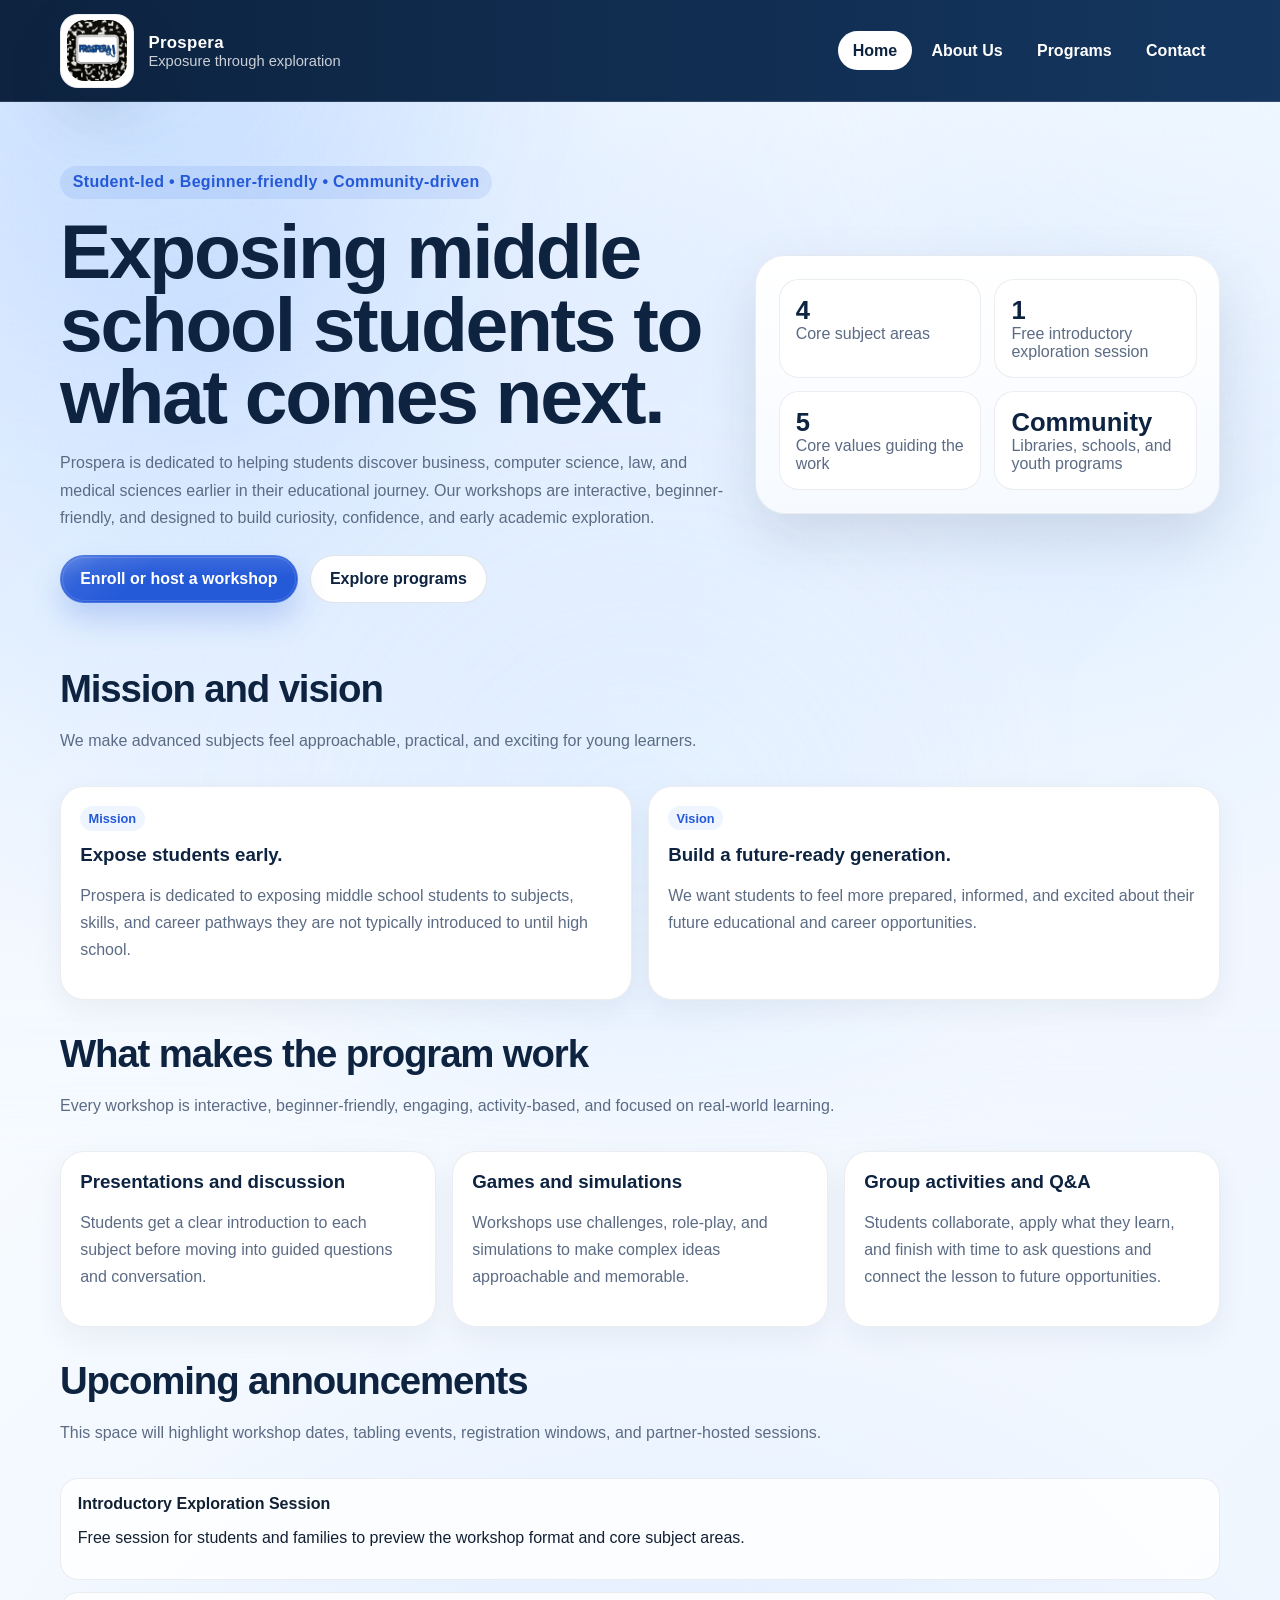
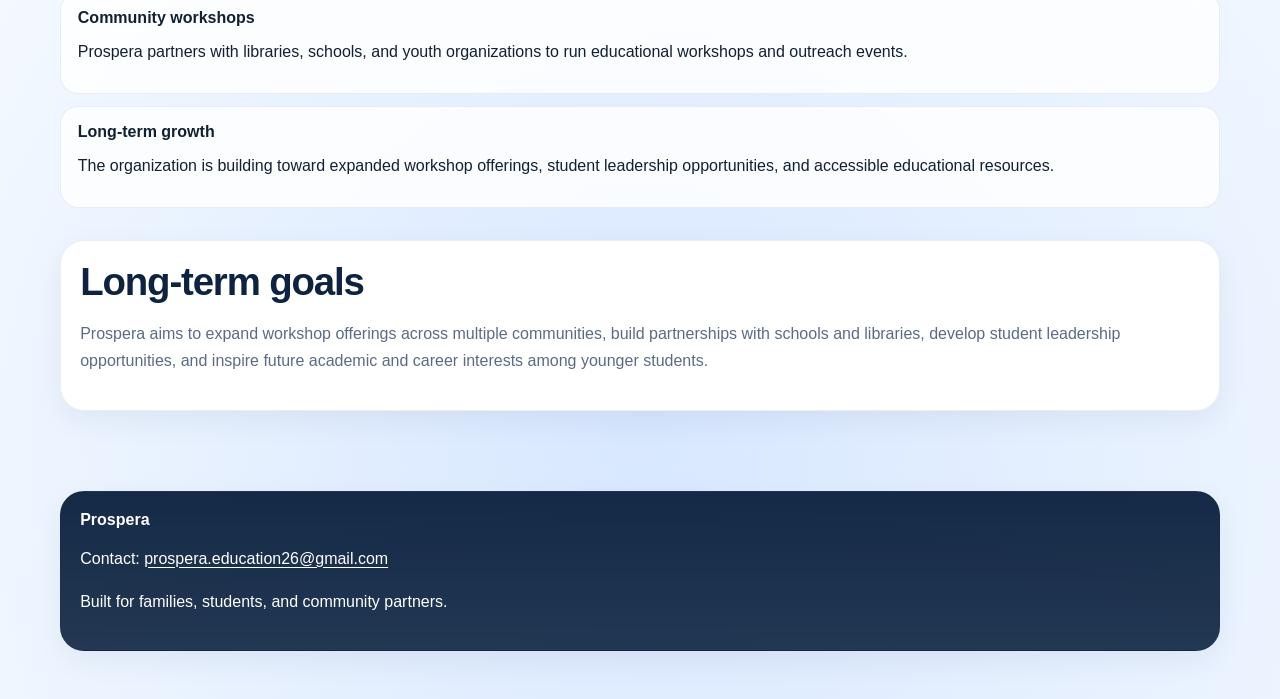
<file: index.html>
<!doctype html>
<html lang="en">
  <head>
    <meta charset="utf-8" />
    <meta name="viewport" content="width=device-width, initial-scale=1" />
    <meta name="description" content="Prospera is a student-led organization introducing middle school students to academic subjects, skills, and career pathways through interactive workshops." />
    <meta name="theme-color" content="#0d2340" />
    <title>Prospera | Exposure Through Exploration</title>
    <link rel="stylesheet" href="styles.css" />
    <link rel="icon" href="favicon/favicon.ico" />
    <link rel="icon" type="image/svg+xml" href="favicon/favicon.svg" />
    <link rel="apple-touch-icon" href="favicon/apple-touch-icon.png" />
    <link rel="manifest" href="favicon/site.webmanifest" />
  </head>
  <body>
    <a class="skip-link" href="#main">Skip to content</a>
    <header class="site-header">
      <div class="site-shell">
        <a class="brand" href="index.html" aria-label="Prospera home">
          <span class="brand-mark"><img src="logo.jpeg" alt="Prospera logo" /></span>
          <span class="brand-copy">
            <strong>Prospera</strong>
            <span>Exposure through exploration</span>
          </span>
        </a>
        <nav class="nav" aria-label="Primary">
          <a href="index.html" aria-current="page">Home</a>
          <a href="about.html">About Us</a>
          <a href="programs.html">Programs</a>
          <a href="contact.html">Contact</a>
        </nav>
      </div>
    </header>

    <main id="main">
      <section class="hero">
        <div class="site-shell hero-grid">
          <div>
            <div class="eyebrow">Student-led • Beginner-friendly • Community-driven</div>
            <h1>Exposing middle school students to what comes next.</h1>
            <p class="lead">Prospera is dedicated to helping students discover business, computer science, law, and medical sciences earlier in their educational journey. Our workshops are interactive, beginner-friendly, and designed to build curiosity, confidence, and early academic exploration.</p>
            <div class="hero-actions">
              <a class="button primary specular-button" href="contact.html">Enroll or host a workshop</a>
              <a class="button secondary" href="programs.html">Explore programs</a>
            </div>
          </div>
          <aside class="hero-panel" aria-label="Quick facts">
            <div class="stat-grid">
              <div class="stat"><strong>4</strong><span>Core subject areas</span></div>
              <div class="stat"><strong>1</strong><span>Free introductory exploration session</span></div>
              <div class="stat"><strong>5</strong><span>Core values guiding the work</span></div>
              <div class="stat"><strong>Community</strong><span>Libraries, schools, and youth programs</span></div>
            </div>
          </aside>
        </div>
      </section>

      <section class="section">
        <div class="site-shell">
          <div class="section-head">
            <div>
              <h2 class="section-title">Mission and vision</h2>
              <p class="lead">We make advanced subjects feel approachable, practical, and exciting for young learners.</p>
            </div>
          </div>
          <div class="grid-2">
            <article class="card">
              <span class="badge">Mission</span>
              <h3>Expose students early.</h3>
              <p>Prospera is dedicated to exposing middle school students to subjects, skills, and career pathways they are not typically introduced to until high school.</p>
            </article>
            <article class="card">
              <span class="badge">Vision</span>
              <h3>Build a future-ready generation.</h3>
              <p>We want students to feel more prepared, informed, and excited about their future educational and career opportunities.</p>
            </article>
          </div>
        </div>
      </section>

      <section class="section">
        <div class="site-shell">
          <div class="section-head">
            <div>
              <h2 class="section-title">What makes the program work</h2>
              <p class="lead">Every workshop is interactive, beginner-friendly, engaging, activity-based, and focused on real-world learning.</p>
            </div>
          </div>
          <div class="grid-3">
            <article class="card"><h3>Presentations and discussion</h3><p>Students get a clear introduction to each subject before moving into guided questions and conversation.</p></article>
            <article class="card"><h3>Games and simulations</h3><p>Workshops use challenges, role-play, and simulations to make complex ideas approachable and memorable.</p></article>
            <article class="card"><h3>Group activities and Q&amp;A</h3><p>Students collaborate, apply what they learn, and finish with time to ask questions and connect the lesson to future opportunities.</p></article>
          </div>
        </div>
      </section>

      <section class="section">
        <div class="site-shell">
          <div class="section-head">
            <div>
              <h2 class="section-title">Upcoming announcements</h2>
              <p class="lead">This space will highlight workshop dates, tabling events, registration windows, and partner-hosted sessions.</p>
            </div>
          </div>
          <div class="timeline">
            <article><strong>Introductory Exploration Session</strong><p>Free session for students and families to preview the workshop format and core subject areas.</p></article>
            <article><strong>Community workshops</strong><p>Prospera partners with libraries, schools, and youth organizations to run educational workshops and outreach events.</p></article>
            <article><strong>Long-term growth</strong><p>The organization is building toward expanded workshop offerings, student leadership opportunities, and accessible educational resources.</p></article>
          </div>
        </div>
      </section>

      <section class="section">
        <div class="site-shell">
          <div class="card">
            <h2 class="section-title">Long-term goals</h2>
            <p class="lead">Prospera aims to expand workshop offerings across multiple communities, build partnerships with schools and libraries, develop student leadership opportunities, and inspire future academic and career interests among younger students.</p>
          </div>
        </div>
      </section>
    </main>

    <footer class="footer">
      <div class="site-shell">
        <div class="card">
          <strong>Prospera</strong>
          <p>Contact: <a href="mailto:prospera.education26@gmail.com">prospera.education26@gmail.com</a></p>
          <p class="muted">Built for families, students, and community partners.</p>
        </div>
      </div>
    </footer>
    <script src="specular.js"></script>
  </body>
</html>
</file>
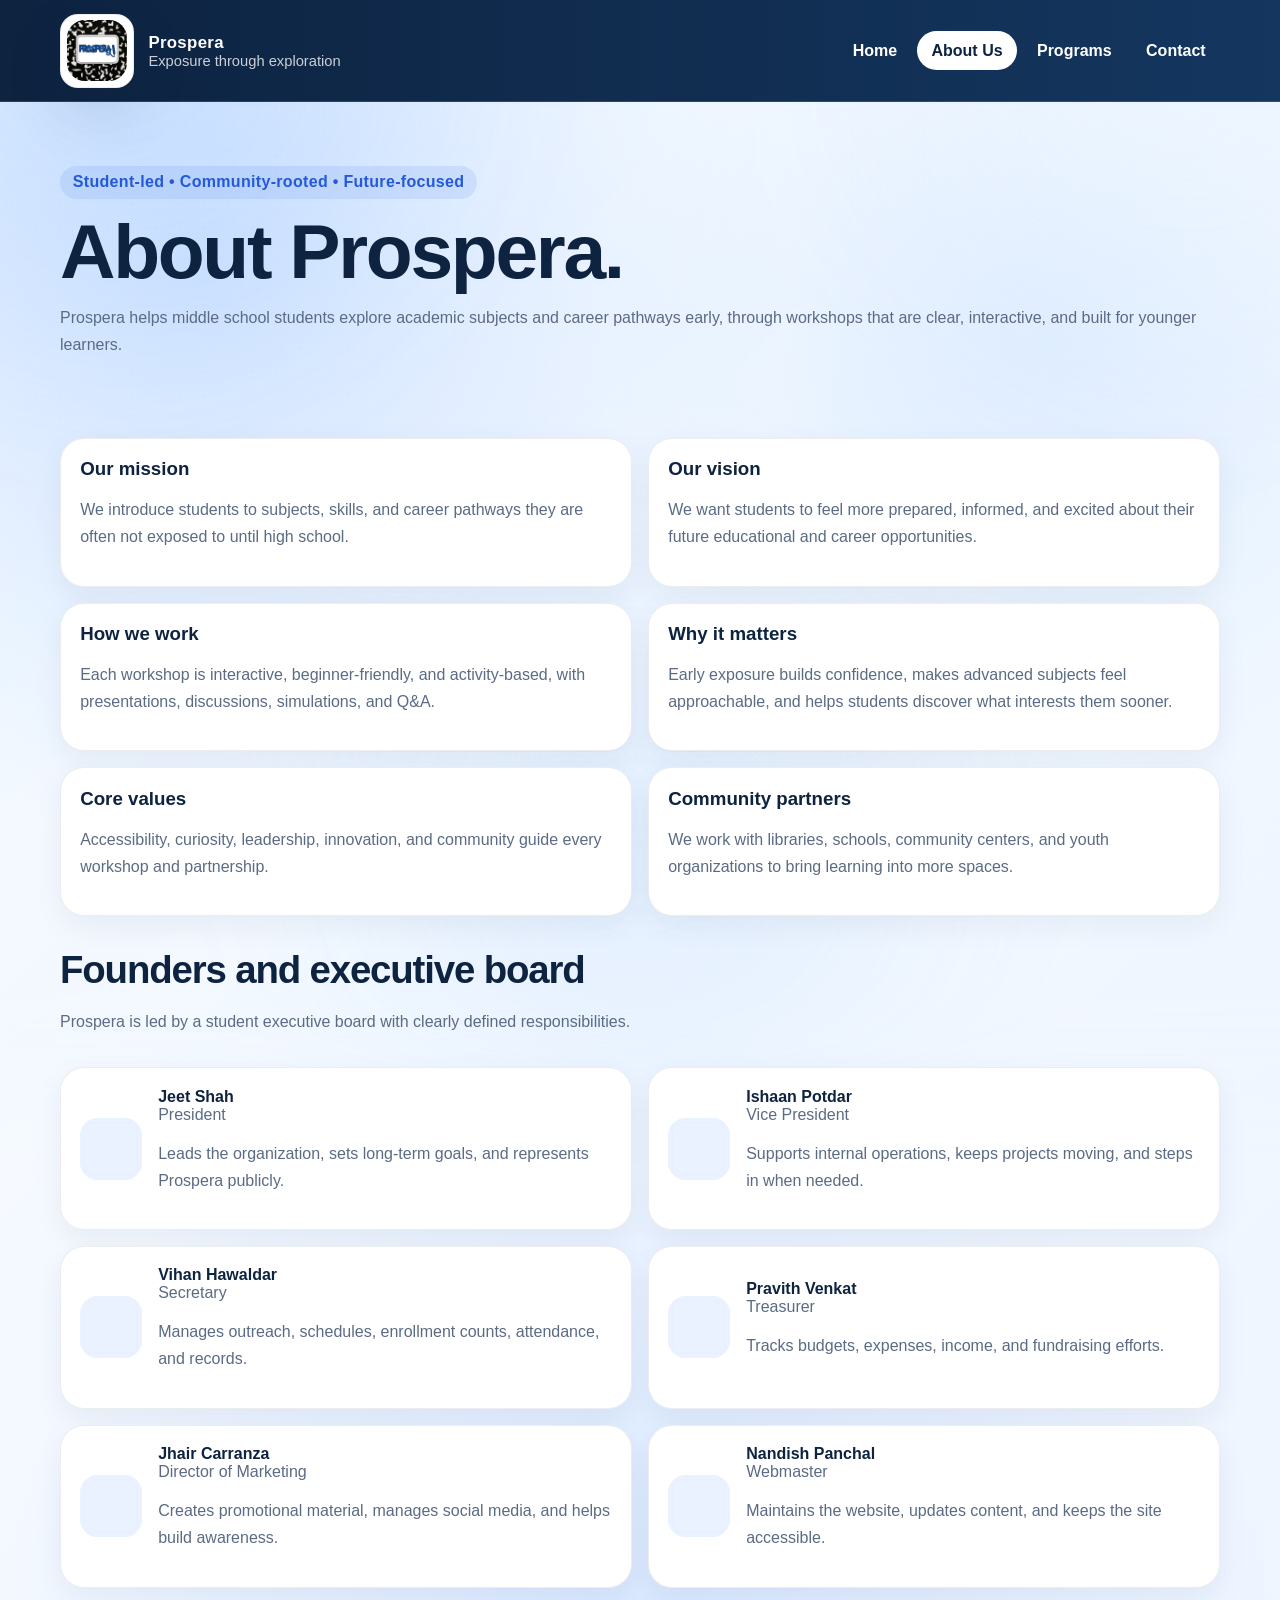
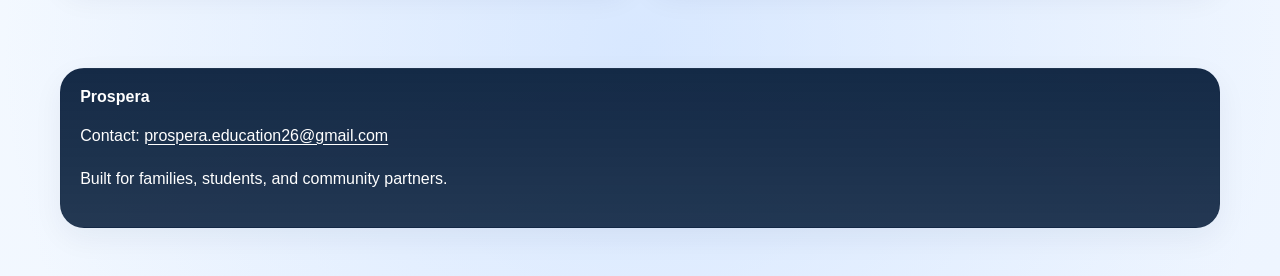
<file: about.html>
<!doctype html>
<html lang="en">
  <head>
    <meta charset="utf-8" />
    <meta name="viewport" content="width=device-width, initial-scale=1" />
    <meta name="description" content="Learn about Prospera's mission, values, founders, and executive board." />
    <meta name="theme-color" content="#0d2340" />
    <title>About Us | Prospera</title>
    <link rel="stylesheet" href="styles.css" />
    <link rel="icon" href="favicon/favicon.ico" />
    <link rel="icon" type="image/svg+xml" href="favicon/favicon.svg" />
    <link rel="apple-touch-icon" href="favicon/apple-touch-icon.png" />
    <link rel="manifest" href="favicon/site.webmanifest" />
  </head>
  <body>
    <a class="skip-link" href="#main">Skip to content</a>
    <header class="site-header">
      <div class="site-shell">
        <a class="brand" href="index.html" aria-label="Prospera home"><span class="brand-mark"><img src="logo.jpeg" alt="Prospera logo" /></span><span class="brand-copy"><strong>Prospera</strong><span>Exposure through exploration</span></span></a>
        <nav class="nav" aria-label="Primary">
          <a href="index.html">Home</a><a href="about.html" aria-current="page">About Us</a><a href="programs.html">Programs</a><a href="contact.html">Contact</a>
        </nav>
      </div>
    </header>
    <main id="main">
      <section class="hero">
        <div class="site-shell">
          <div class="eyebrow">Student-led • Community-rooted • Future-focused</div>
          <h1>About Prospera.</h1>
          <p class="lead">Prospera helps middle school students explore academic subjects and career pathways early, through workshops that are clear, interactive, and built for younger learners.</p>
        </div>
      </section>
      <section class="section">
        <div class="site-shell grid-2">
          <article class="card"><h3>Our mission</h3><p>We introduce students to subjects, skills, and career pathways they are often not exposed to until high school.</p></article>
          <article class="card"><h3>Our vision</h3><p>We want students to feel more prepared, informed, and excited about their future educational and career opportunities.</p></article>
          <article class="card"><h3>How we work</h3><p>Each workshop is interactive, beginner-friendly, and activity-based, with presentations, discussions, simulations, and Q&amp;A.</p></article>
          <article class="card"><h3>Why it matters</h3><p>Early exposure builds confidence, makes advanced subjects feel approachable, and helps students discover what interests them sooner.</p></article>
          <article class="card"><h3>Core values</h3><p>Accessibility, curiosity, leadership, innovation, and community guide every workshop and partnership.</p></article>
          <article class="card"><h3>Community partners</h3><p>We work with libraries, schools, community centers, and youth organizations to bring learning into more spaces.</p></article>
        </div>
      </section>
      <section class="section">
        <div class="site-shell">
          <div class="section-head"><div><h2 class="section-title">Founders and executive board</h2><p class="lead">Prospera is led by a student executive board with clearly defined responsibilities.</p></div></div>
          <div class="board-list">
            <article class="card person"><div class="avatar"><img src="assets/portrait-placeholder.svg" alt="Placeholder portrait for Jeet Shah" /></div><div><strong>Jeet Shah</strong><span>President</span><p class="muted">Leads the organization, sets long-term goals, and represents Prospera publicly.</p></div></article>
            <article class="card person"><div class="avatar"><img src="assets/portrait-placeholder.svg" alt="Placeholder portrait for Ishaan Potdar" /></div><div><strong>Ishaan Potdar</strong><span>Vice President</span><p class="muted">Supports internal operations, keeps projects moving, and steps in when needed.</p></div></article>
            <article class="card person"><div class="avatar"><img src="assets/portrait-placeholder.svg" alt="Placeholder portrait for Vihan Hawaldar" /></div><div><strong>Vihan Hawaldar</strong><span>Secretary</span><p class="muted">Manages outreach, schedules, enrollment counts, attendance, and records.</p></div></article>
            <article class="card person"><div class="avatar"><img src="assets/portrait-placeholder.svg" alt="Placeholder portrait for Pravith Venkat" /></div><div><strong>Pravith Venkat</strong><span>Treasurer</span><p class="muted">Tracks budgets, expenses, income, and fundraising efforts.</p></div></article>
            <article class="card person"><div class="avatar"><img src="assets/portrait-placeholder.svg" alt="Placeholder portrait for Jhair Carranza" /></div><div><strong>Jhair Carranza</strong><span>Director of Marketing</span><p class="muted">Creates promotional material, manages social media, and helps build awareness.</p></div></article>
            <article class="card person"><div class="avatar"><img src="assets/portrait-placeholder.svg" alt="Placeholder portrait for Nandish Panchal" /></div><div><strong>Nandish Panchal</strong><span>Webmaster</span><p class="muted">Maintains the website, updates content, and keeps the site accessible.</p></div></article>
          </div>
        </div>
      </section>
    </main>
    <footer class="footer">
      <div class="site-shell">
        <div class="card">
          <strong>Prospera</strong>
          <p>Contact: <a href="mailto:prospera.education26@gmail.com">prospera.education26@gmail.com</a></p>
          <p class="muted">Built for families, students, and community partners.</p>
        </div>
      </div>
    </footer>
  </body>
</html>
</file>
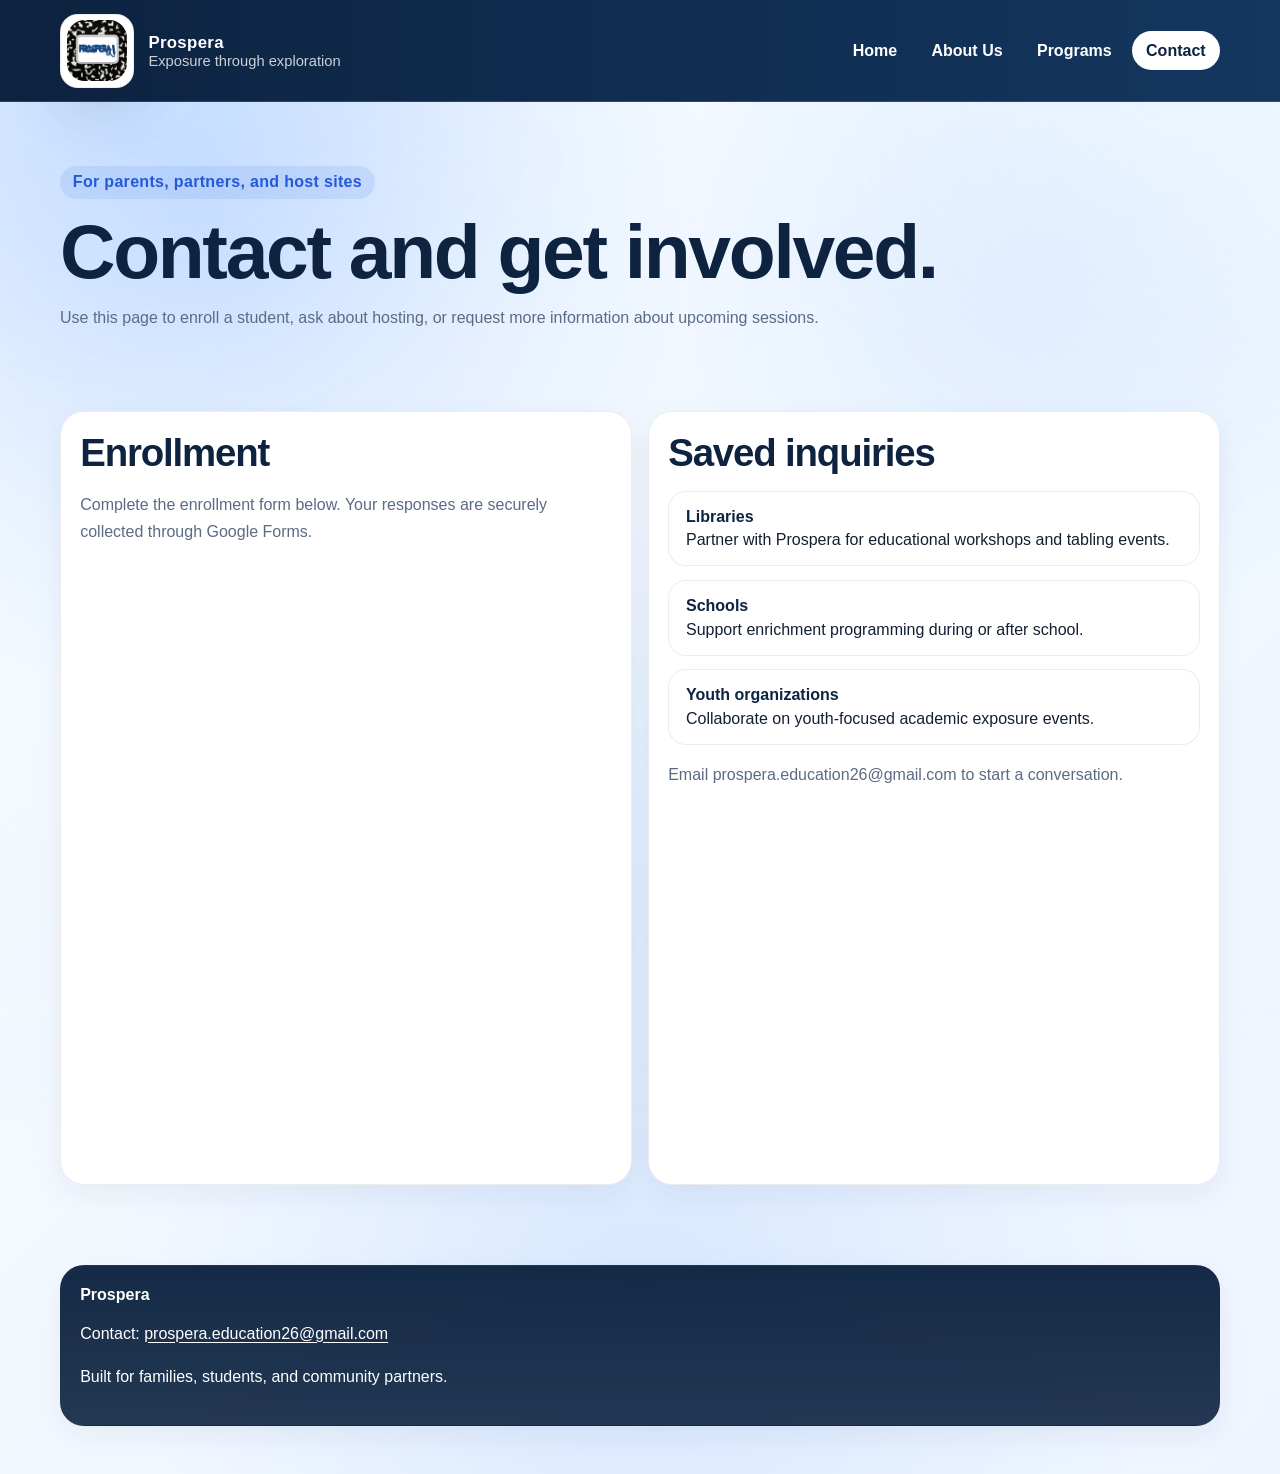
<file: contact.html>
<!doctype html>
<html lang="en">
  <head>
    <meta charset="utf-8" />
    <meta name="viewport" content="width=device-width, initial-scale=1" />
    <meta name="description" content="Contact Prospera to enroll a student or host a workshop." />
    <meta name="theme-color" content="#0d2340" />
    <title>Contact / Get Involved | Prospera</title>
    <link rel="stylesheet" href="styles.css" />
    <link rel="icon" href="favicon/favicon.ico" />
    <link rel="icon" type="image/svg+xml" href="favicon/favicon.svg" />
    <link rel="apple-touch-icon" href="favicon/apple-touch-icon.png" />
    <link rel="manifest" href="favicon/site.webmanifest" />
  </head>
  <body>
    <a class="skip-link" href="#main">Skip to content</a>
    <header class="site-header"><div class="site-shell"><a class="brand" href="index.html" aria-label="Prospera home"><span class="brand-mark"><img src="logo.jpeg" alt="Prospera logo" /></span><span class="brand-copy"><strong>Prospera</strong><span>Exposure through exploration</span></span></a><nav class="nav" aria-label="Primary"><a href="index.html">Home</a><a href="about.html">About Us</a><a href="programs.html">Programs</a><a href="contact.html" aria-current="page">Contact</a></nav></div></header>
    <main id="main">
      <section class="hero"><div class="site-shell"><div class="eyebrow">For parents, partners, and host sites</div><h1>Contact and get involved.</h1><p class="lead">Use this page to enroll a student, ask about hosting, or request more information about upcoming sessions.</p></div></section>
      <section class="section"><div class="site-shell grid-2">
        <article class="card">
        <h2 class="section-title">Enrollment</h2>
        <p class="lead">
          Complete the enrollment form below. Your responses are securely collected through Google Forms.
        </p>

        <div class="google-form-container">
          <iframe
            src="https://docs.google.com/forms/d/e/1FAIpQLSejP4N290r6o3bdpxQfrk2AAg7PPTOdVC0-jmTKO-hgdNCk-A/viewform?embedded=true"
            width="100%"
            height="600"
            frameborder="0"
            marginheight="0"
            marginwidth="0"
            loading="lazy"
            title="Prospera Enrollment Form">
            Loading…
          </iframe>
        </div>
      </article>
        <article class="card"><h2 class="section-title">Saved inquiries</h2><div class="saved-inquiries-meta"><div class="bullet-item"><strong>Libraries</strong><span>Partner with Prospera for educational workshops and tabling events.</span></div><div class="bullet-item"><strong>Schools</strong><span>Support enrichment programming during or after school.</span></div><div class="bullet-item"><strong>Youth organizations</strong><span>Collaborate on youth-focused academic exposure events.</span></div></div><p class="lead">Email <a href="mailto:prospera.education26@gmail.com">prospera.education26@gmail.com</a> to start a conversation.</p></article>
      </div></section>
    </main>
    <footer class="footer">
      <div class="site-shell">
        <div class="card">
          <strong>Prospera</strong>
          <p>Contact: <a href="mailto:prospera.education26@gmail.com">prospera.education26@gmail.com</a></p>
          <p class="muted">Built for families, students, and community partners.</p>
        </div>
      </div>
    </footer>
    <script src="forms.js"></script>
    <script src="specular.js"></script>
  </body>
</html>
</file>
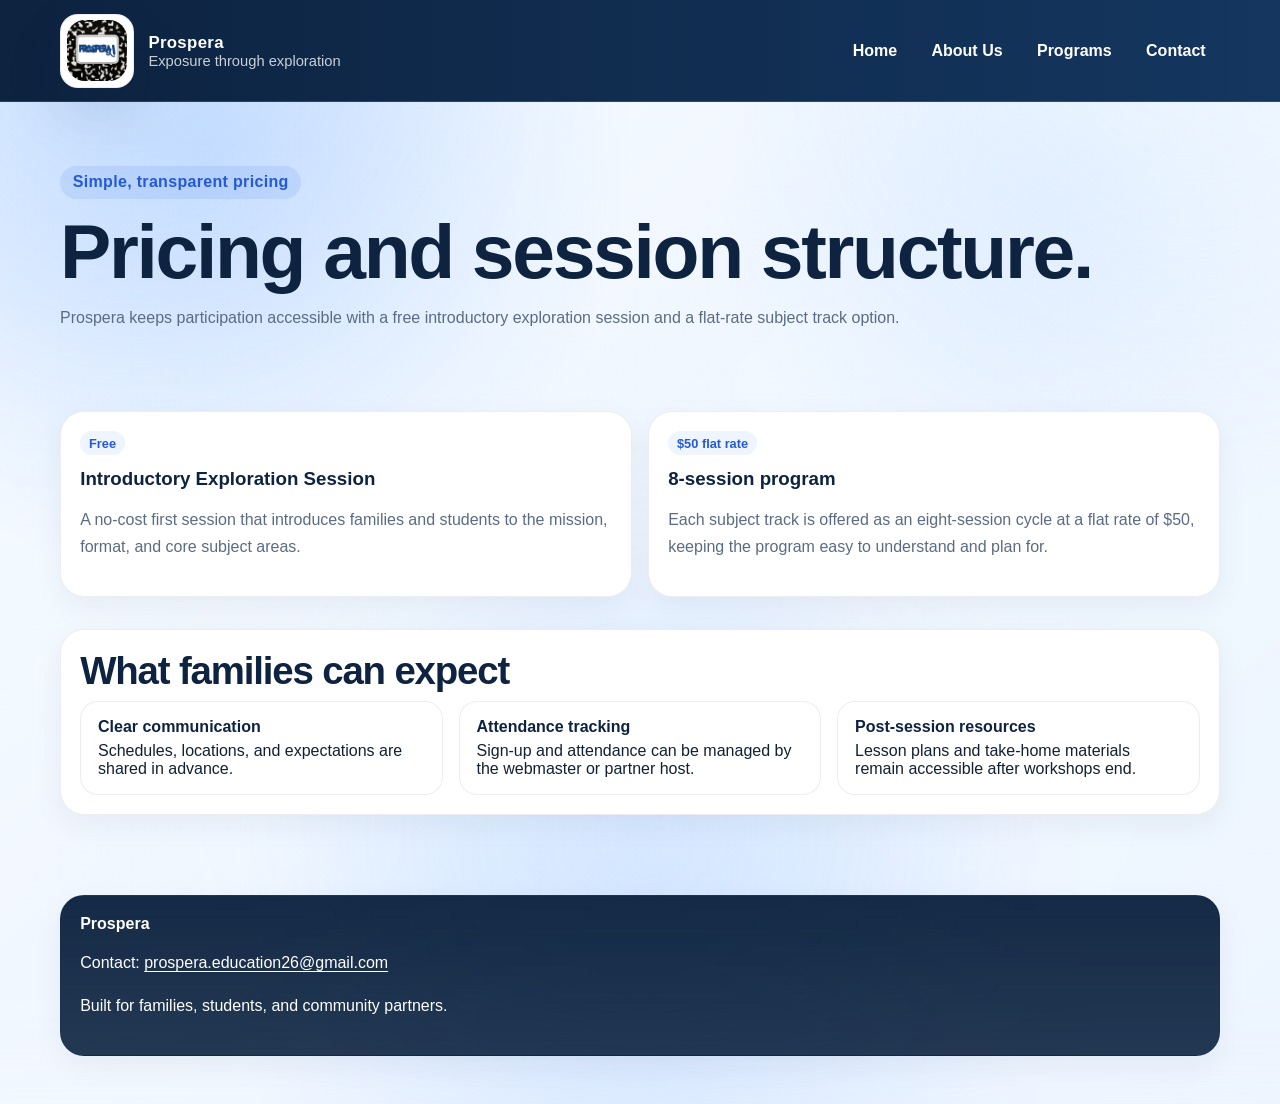
<file: pricing.html>
<!doctype html>
<html lang="en">
  <head>
    <meta charset="utf-8" />
    <meta name="viewport" content="width=device-width, initial-scale=1" />
    <meta name="description" content="Prospera pricing and workshop structure." />
    <meta name="theme-color" content="#0d2340" />
    <title>Pricing & Structure | Prospera</title>
    <link rel="stylesheet" href="styles.css" />
    <link rel="icon" href="favicon/favicon.ico" />
    <link rel="icon" type="image/svg+xml" href="favicon/favicon.svg" />
    <link rel="apple-touch-icon" href="favicon/apple-touch-icon.png" />
    <link rel="manifest" href="favicon/site.webmanifest" />
  </head>
  <body>
    <a class="skip-link" href="#main">Skip to content</a>
    <header class="site-header"><div class="site-shell"><a class="brand" href="index.html" aria-label="Prospera home"><span class="brand-mark"><img src="logo.jpeg" alt="Prospera logo" /></span><span class="brand-copy"><strong>Prospera</strong><span>Exposure through exploration</span></span></a><nav class="nav" aria-label="Primary"><a href="index.html">Home</a><a href="about.html">About Us</a><a href="programs.html">Programs</a><a href="contact.html">Contact</a></nav></div></header>
    <main id="main">
      <section class="hero"><div class="site-shell"><div class="eyebrow">Simple, transparent pricing</div><h1>Pricing and session structure.</h1><p class="lead">Prospera keeps participation accessible with a free introductory exploration session and a flat-rate subject track option.</p></div></section>
      <section class="section"><div class="site-shell grid-2"><article class="card"><span class="badge">Free</span><h3>Introductory Exploration Session</h3><p>A no-cost first session that introduces families and students to the mission, format, and core subject areas.</p></article><article class="card"><span class="badge">$50 flat rate</span><h3>8-session program</h3><p>Each subject track is offered as an eight-session cycle at a flat rate of $50, keeping the program easy to understand and plan for.</p></article></div></section>
      <section class="section"><div class="site-shell"><div class="card"><h2 class="section-title">What families can expect</h2><div class="grid-3"><div class="bullet-item"><strong>Clear communication</strong><span>Schedules, locations, and expectations are shared in advance.</span></div><div class="bullet-item"><strong>Attendance tracking</strong><span>Sign-up and attendance can be managed by the webmaster or partner host.</span></div><div class="bullet-item"><strong>Post-session resources</strong><span>Lesson plans and take-home materials remain accessible after workshops end.</span></div></div></div></div></section>
    </main>
    <footer class="footer">
      <div class="site-shell">
        <div class="card">
          <strong>Prospera</strong>
          <p>Contact: <a href="mailto:prospera.education26@gmail.com">prospera.education26@gmail.com</a></p>
          <p class="muted">Built for families, students, and community partners.</p>
        </div>
      </div>
    </footer>
  </body>
</html>
</file>
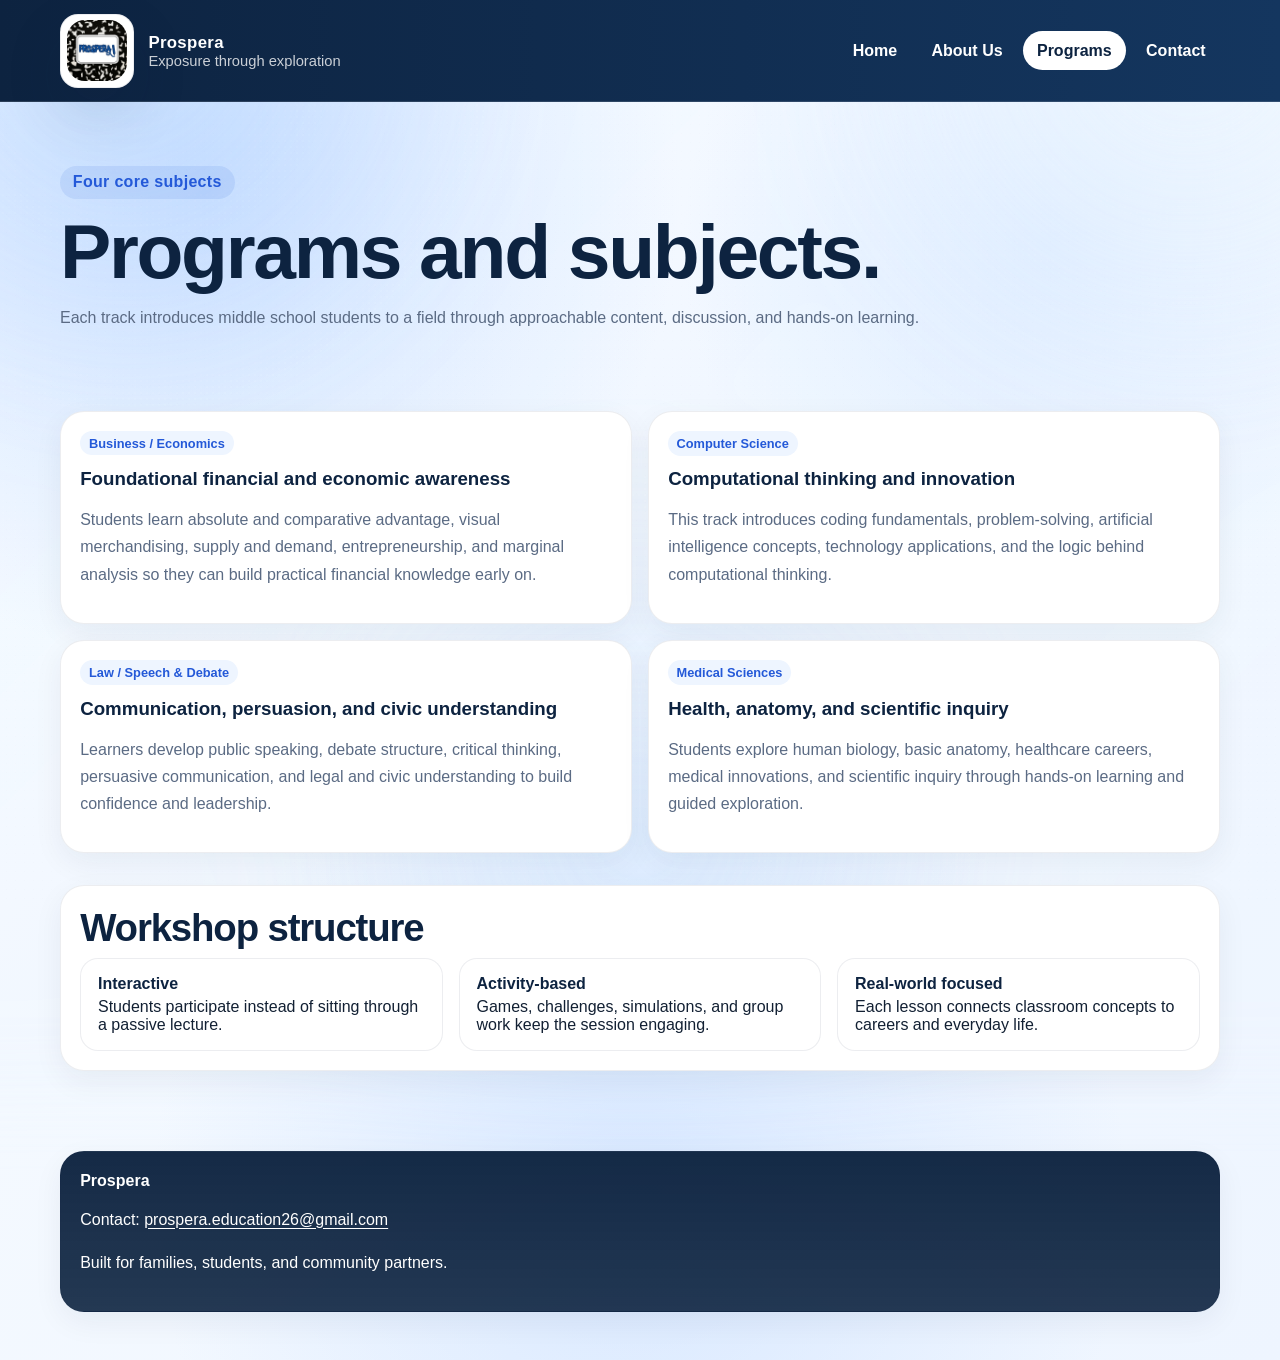
<file: programs.html>
<!doctype html>
<html lang="en">
  <head>
    <meta charset="utf-8" />
    <meta name="viewport" content="width=device-width, initial-scale=1" />
    <meta name="description" content="Explore Prospera's core curriculum tracks in business, computer science, law, and medical sciences." />
    <meta name="theme-color" content="#0d2340" />
    <title>Programs | Prospera</title>
    <link rel="stylesheet" href="styles.css" />
    <link rel="icon" href="favicon/favicon.ico" />
    <link rel="icon" type="image/svg+xml" href="favicon/favicon.svg" />
    <link rel="apple-touch-icon" href="favicon/apple-touch-icon.png" />
    <link rel="manifest" href="favicon/site.webmanifest" />
  </head>
  <body>
    <a class="skip-link" href="#main">Skip to content</a>
    <header class="site-header"><div class="site-shell"><a class="brand" href="index.html" aria-label="Prospera home"><span class="brand-mark"><img src="logo.jpeg" alt="Prospera logo" /></span><span class="brand-copy"><strong>Prospera</strong><span>Exposure through exploration</span></span></a><nav class="nav" aria-label="Primary"><a href="index.html">Home</a><a href="about.html">About Us</a><a href="programs.html" aria-current="page">Programs</a><a href="contact.html">Contact</a></nav></div></header>
    <main id="main">
      <section class="hero"><div class="site-shell"><div class="eyebrow">Four core subjects</div><h1>Programs and subjects.</h1><p class="lead">Each track introduces middle school students to a field through approachable content, discussion, and hands-on learning.</p></div></section>
      <section class="section"><div class="site-shell grid-2"><article class="card"><span class="badge">Business / Economics</span><h3>Foundational financial and economic awareness</h3><p>Students learn absolute and comparative advantage, visual merchandising, supply and demand, entrepreneurship, and marginal analysis so they can build practical financial knowledge early on.</p></article><article class="card"><span class="badge">Computer Science</span><h3>Computational thinking and innovation</h3><p>This track introduces coding fundamentals, problem-solving, artificial intelligence concepts, technology applications, and the logic behind computational thinking.</p></article><article class="card"><span class="badge">Law / Speech &amp; Debate</span><h3>Communication, persuasion, and civic understanding</h3><p>Learners develop public speaking, debate structure, critical thinking, persuasive communication, and legal and civic understanding to build confidence and leadership.</p></article><article class="card"><span class="badge">Medical Sciences</span><h3>Health, anatomy, and scientific inquiry</h3><p>Students explore human biology, basic anatomy, healthcare careers, medical innovations, and scientific inquiry through hands-on learning and guided exploration.</p></article></div></section>
      <section class="section"><div class="site-shell"><div class="card"><h2 class="section-title">Workshop structure</h2><div class="grid-3"><div class="bullet-item"><strong>Interactive</strong><span>Students participate instead of sitting through a passive lecture.</span></div><div class="bullet-item"><strong>Activity-based</strong><span>Games, challenges, simulations, and group work keep the session engaging.</span></div><div class="bullet-item"><strong>Real-world focused</strong><span>Each lesson connects classroom concepts to careers and everyday life.</span></div></div></div></div></section>
    </main>
    <footer class="footer">
      <div class="site-shell">
        <div class="card">
          <strong>Prospera</strong>
          <p>Contact: <a href="mailto:prospera.education26@gmail.com">prospera.education26@gmail.com</a></p>
          <p class="muted">Built for families, students, and community partners.</p>
        </div>
      </div>
    </footer>
  </body>
</html>
</file>
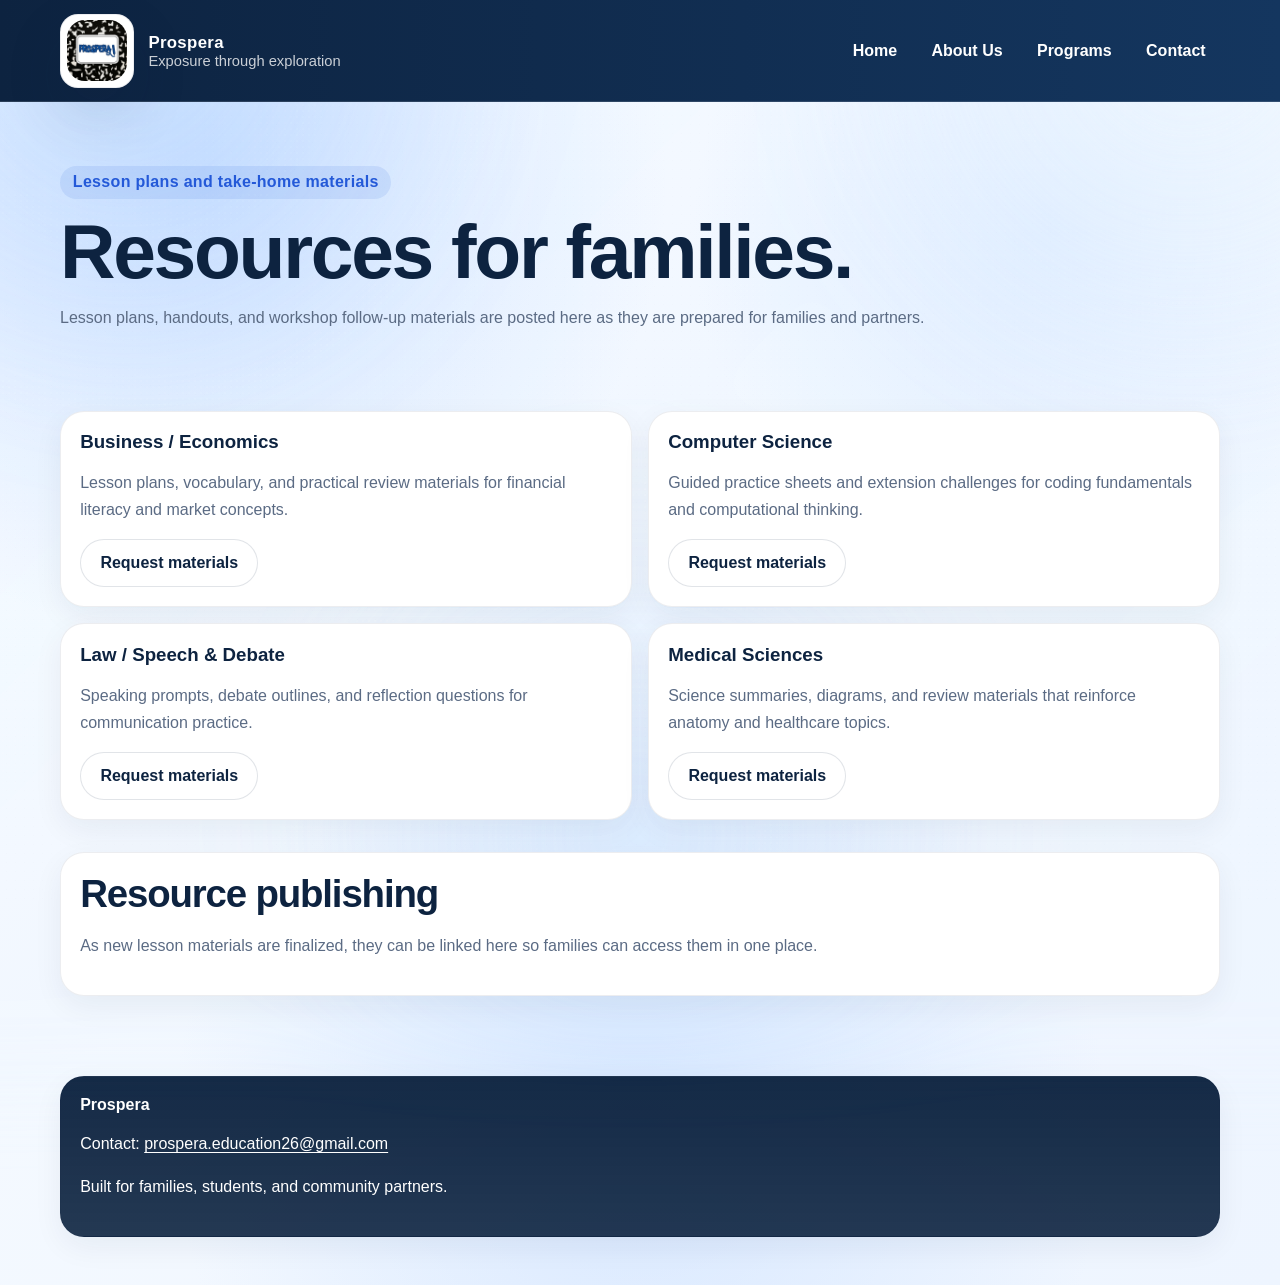
<file: resources.html>
<!doctype html>
<html lang="en">
  <head>
    <meta charset="utf-8" />
    <meta name="viewport" content="width=device-width, initial-scale=1" />
    <meta name="description" content="Lesson plans and downloadable resources for Prospera families." />
    <meta name="theme-color" content="#0d2340" />
    <title>Resources | Prospera</title>
    <link rel="stylesheet" href="styles.css" />
    <link rel="icon" href="favicon/favicon.ico" />
    <link rel="icon" type="image/svg+xml" href="favicon/favicon.svg" />
    <link rel="apple-touch-icon" href="favicon/apple-touch-icon.png" />
    <link rel="manifest" href="favicon/site.webmanifest" />
  </head>
  <body>
    <a class="skip-link" href="#main">Skip to content</a>
    <header class="site-header"><div class="site-shell"><a class="brand" href="index.html" aria-label="Prospera home"><span class="brand-mark"><img src="logo.jpeg" alt="Prospera logo" /></span><span class="brand-copy"><strong>Prospera</strong><span>Exposure through exploration</span></span></a><nav class="nav" aria-label="Primary"><a href="index.html">Home</a><a href="about.html">About Us</a><a href="programs.html">Programs</a><a href="contact.html">Contact</a></nav></div></header>
    <main id="main">
      <section class="hero"><div class="site-shell"><div class="eyebrow">Lesson plans and take-home materials</div><h1>Resources for families.</h1><p class="lead">Lesson plans, handouts, and workshop follow-up materials are posted here as they are prepared for families and partners.</p></div></section>
      <section class="section"><div class="site-shell grid-2">
        <article class="card"><h3>Business / Economics</h3><p>Lesson plans, vocabulary, and practical review materials for financial literacy and market concepts.</p><a class="button secondary" href="contact.html">Request materials</a></article>
        <article class="card"><h3>Computer Science</h3><p>Guided practice sheets and extension challenges for coding fundamentals and computational thinking.</p><a class="button secondary" href="contact.html">Request materials</a></article>
        <article class="card"><h3>Law / Speech &amp; Debate</h3><p>Speaking prompts, debate outlines, and reflection questions for communication practice.</p><a class="button secondary" href="contact.html">Request materials</a></article>
        <article class="card"><h3>Medical Sciences</h3><p>Science summaries, diagrams, and review materials that reinforce anatomy and healthcare topics.</p><a class="button secondary" href="contact.html">Request materials</a></article>
      </div></section>
      <section class="section"><div class="site-shell"><div class="card"><h2 class="section-title">Resource publishing</h2><p class="lead">As new lesson materials are finalized, they can be linked here so families can access them in one place.</p></div></div></section>
    </main>
    <footer class="footer">
      <div class="site-shell">
        <div class="card">
          <strong>Prospera</strong>
          <p>Contact: <a href="mailto:prospera.education26@gmail.com">prospera.education26@gmail.com</a></p>
          <p class="muted">Built for families, students, and community partners.</p>
        </div>
      </div>
    </footer>
  </body>
</html>
</file>
<file: styles.css>
:root {
  --navy: #0d2340;
  --royal: #2459d8;
  --sky: #9dc4ff;
  --mist: #eef5ff;
  --ink: #122033;
  --muted: #5b6b84;
  --line: rgba(13, 35, 64, 0.12);
  --card: #ffffff;
  --shadow: 0 24px 60px rgba(13, 35, 64, 0.12);
  --radius: 24px;
}

* {
  box-sizing: border-box;
}

html {
  scroll-behavior: smooth;
}

body {
  margin: 0;
  font-family: "Trebuchet MS", "Segoe UI", Arial, sans-serif;
  color: var(--ink);
  background:
    radial-gradient(circle at 16% 14%, rgba(157, 196, 255, 0.45), transparent 30%),
    radial-gradient(circle at 82% 18%, rgba(220, 235, 255, 0.95), transparent 24%),
    radial-gradient(circle at 50% 88%, rgba(180, 210, 255, 0.42), transparent 36%),
    linear-gradient(135deg, #ffffff 0%, #f4f9ff 42%, #eef5ff 100%);
  position: relative;
  isolation: isolate;
  overflow-x: hidden;
}

body::before,
body::after {
  content: "";
  position: fixed;
  inset: -18vh -10vw;
  pointer-events: none;
  z-index: -2;
}

body::before {
  background:
    radial-gradient(circle at 18% 18%, rgba(157, 196, 255, 0.55), transparent 24%),
    radial-gradient(circle at 84% 18%, rgba(235, 243, 255, 0.92), transparent 22%),
    radial-gradient(circle at 50% 80%, rgba(180, 210, 255, 0.42), transparent 30%),
    linear-gradient(135deg, rgba(157, 196, 255, 0.18), rgba(220, 235, 255, 0.18) 45%, rgba(238, 245, 255, 0.16));
  filter: saturate(1.08) contrast(1.04) blur(42px);
  opacity: 0.62;
  transform: translate3d(0, 0, 0) scale(1.05);
  animation: grainient-drift 22s ease-in-out infinite alternate;
}

body::after {
  z-index: -1;
  inset: 0;
  background-image:
    radial-gradient(rgba(255, 255, 255, 0.16) 0.9px, transparent 0.9px),
    radial-gradient(rgba(13, 35, 64, 0.035) 0.9px, transparent 0.9px);
  background-size: 6px 6px, 9px 9px;
  background-position: 0 0, 2px 3px;
  mix-blend-mode: soft-light;
  opacity: 0.24;
  animation: grainient-noise 9s steps(2) infinite;
}

@keyframes grainient-drift {
  0% {
    transform: translate3d(-1.2%, -0.8%, 0) scale(1.04) rotate(-1deg);
    background-position: 0% 0%, 100% 0%, 50% 100%, 0% 0%;
  }
  50% {
    transform: translate3d(1.6%, 0.9%, 0) scale(1.08) rotate(1deg);
    background-position: 15% 8%, 84% 18%, 55% 82%, 100% 100%;
  }
  100% {
    transform: translate3d(-0.6%, 1.3%, 0) scale(1.06) rotate(0deg);
    background-position: 6% 12%, 90% 10%, 45% 92%, 30% 60%;
  }
}

@keyframes grainient-noise {
  0% {
    transform: translate3d(0, 0, 0);
  }
  100% {
    transform: translate3d(3px, -2px, 0);
  }
}

a {
  color: inherit;
  text-decoration: none;
}

img {
  max-width: 100%;
  display: block;
}

.skip-link {
  position: absolute;
  left: -999px;
  top: 1rem;
  background: var(--navy);
  color: white;
  padding: 0.75rem 1rem;
  border-radius: 999px;
  z-index: 1000;
}

.skip-link:focus {
  left: 1rem;
}

.site-shell {
  width: min(1160px, calc(100% - 2rem));
  margin: 0 auto;
}

.site-header {
  position: sticky;
  top: 0;
  z-index: 20;
  backdrop-filter: blur(18px);
  background: linear-gradient(90deg, #0d2340 0%, #14365f 100%);
  border-bottom: 1px solid rgba(255, 255, 255, 0.12);
}

.site-header .site-shell {
  display: flex;
  align-items: center;
  justify-content: space-between;
  gap: 1rem;
  padding: 0.85rem 0;
}

.brand {
  display: flex;
  align-items: center;
  gap: 0.9rem;
  min-width: 0;
}

.brand-mark {
  width: 74px;
  height: 74px;
  border-radius: 18px;
  overflow: hidden;
  background: white;
  box-shadow: var(--shadow);
  padding: 0.35rem;
  border: 1px solid rgba(13, 35, 64, 0.08);
}

.brand-mark img {
  width: 100%;
  height: 100%;
  object-fit: contain;
  border-radius: inherit;
}

.brand-copy {
  min-width: 0;
}

.brand-copy strong {
  display: block;
  font-size: 1.05rem;
  letter-spacing: 0.02em;
  color: white;
}

.brand-copy span {
  display: block;
  font-size: 0.92rem;
  color: rgba(255, 255, 255, 0.78);
}

.nav {
  display: flex;
  flex-wrap: wrap;
  gap: 0.35rem;
  justify-content: flex-end;
}

.nav a {
  padding: 0.65rem 0.9rem;
  border-radius: 999px;
  color: white;
  font-weight: 700;
}

.nav a[aria-current="page"],
.nav a:hover,
.nav a:focus-visible {
  background: white;
  color: var(--navy);
  outline: none;
}

.hero {
  padding: 4rem 0 2rem;
}

.hero-grid {
  display: grid;
  grid-template-columns: minmax(0, 1.3fr) minmax(300px, 0.9fr);
  gap: 1.5rem;
  align-items: center;
}

.eyebrow {
  display: inline-flex;
  align-items: center;
  gap: 0.45rem;
  padding: 0.45rem 0.8rem;
  border-radius: 999px;
  background: rgba(36, 89, 216, 0.1);
  color: var(--royal);
  font-weight: 700;
  letter-spacing: 0.02em;
  margin-bottom: 1rem;
}

.hero h1,
.section-title {
  font-family: "Arial Rounded MT Bold", "Trebuchet MS", sans-serif;
  letter-spacing: -0.03em;
  color: var(--navy);
}

.hero h1 {
  margin: 0 0 1rem;
  font-size: clamp(2.7rem, 6vw, 5rem);
  line-height: 0.95;
}

.hero p,
.lead,
.card p,
.content p,
.content li,
.muted {
  color: var(--muted);
  line-height: 1.7;
}

.hero-actions {
  display: flex;
  flex-wrap: wrap;
  gap: 0.75rem;
  margin-top: 1.5rem;
}

.button {
  display: inline-flex;
  align-items: center;
  justify-content: center;
  min-height: 48px;
  padding: 0.85rem 1.2rem;
  border-radius: 999px;
  border: 1px solid transparent;
  font-weight: 800;
  transition: transform 0.18s ease, box-shadow 0.18s ease, background 0.18s ease;
}

.specular-button {
  position: relative;
  overflow: hidden;
  isolation: isolate;
  background:
    radial-gradient(circle at var(--spec-x, 50%) var(--spec-y, 35%), rgba(255, 255, 255, var(--spec-glow, 0.22)) 0%, rgba(255, 255, 255, 0) 42%),
    linear-gradient(145deg, #4d6fa8 0%, #102743 100%);
  border: 1px solid rgba(255, 255, 255, 0.18);
  box-shadow:
    inset 0 1px 0 rgba(255, 255, 255, 0.22),
    inset 0 -1px 0 rgba(13, 35, 64, 0.35),
    0 16px 34px rgba(13, 35, 64, 0.24);
  color: white;
}

.specular-button::before {
  content: "";
  position: absolute;
  inset: 0;
  background:
    linear-gradient(135deg, rgba(255, 255, 255, 0.22) 0%, rgba(255, 255, 255, 0.06) 16%, rgba(255, 255, 255, 0) 36%),
    linear-gradient(180deg, rgba(255, 255, 255, 0.12), transparent 45%);
  opacity: 0.9;
  pointer-events: none;
  mix-blend-mode: screen;
}

.specular-button::after {
  content: "";
  position: absolute;
  inset: 1px;
  border-radius: inherit;
  border: 1px solid rgba(255, 255, 255, 0.14);
  pointer-events: none;
}

.specular-button:hover,
.specular-button:focus-visible {
  transform: translateY(-1px);
}

.button:hover,
.button:focus-visible {
  transform: translateY(-1px);
  outline: none;
}

.button.primary {
  background: var(--royal);
  color: white;
  box-shadow: 0 16px 30px rgba(36, 89, 216, 0.22);
}

.button.secondary {
  background: white;
  color: var(--navy);
  border-color: var(--line);
}

.hero-panel {
  background: linear-gradient(180deg, #ffffff 0%, #f6faff 100%);
  border: 1px solid rgba(13, 35, 64, 0.08);
  border-radius: 30px;
  box-shadow: var(--shadow);
  padding: 1.4rem;
}

.hero-panel,
.card,
.timeline article,
.bullet-item,
.resource-link {
  backdrop-filter: saturate(1.02);
}

.stat-grid {
  display: grid;
  grid-template-columns: repeat(2, minmax(0, 1fr));
  gap: 0.85rem;
}

.stat {
  background: white;
  border-radius: 20px;
  padding: 1rem;
  border: 1px solid rgba(13, 35, 64, 0.08);
}

.stat strong {
  display: block;
  font-size: 1.6rem;
  color: var(--navy);
}

.stat span {
  color: var(--muted);
}

.section {
  padding: 2rem 0 0;
}

.section-title {
  font-size: clamp(1.8rem, 3vw, 3rem);
  margin: 0 0 0.5rem;
}

.section-head {
  display: flex;
  justify-content: space-between;
  gap: 1rem;
  align-items: end;
  margin-bottom: 1rem;
}

.grid-3,
.grid-2 {
  display: grid;
  gap: 1rem;
}

.grid-3 {
  grid-template-columns: repeat(3, minmax(0, 1fr));
}

.grid-2 {
  grid-template-columns: repeat(2, minmax(0, 1fr));
}

.card {
  background: var(--card);
  border-radius: var(--radius);
  padding: 1.2rem;
  border: 1px solid rgba(13, 35, 64, 0.08);
  box-shadow: 0 10px 30px rgba(13, 35, 64, 0.06);
}

.card h3,
.card h4 {
  margin-top: 0;
  margin-bottom: 0.6rem;
  color: var(--navy);
}

.card .badge {
  display: inline-flex;
  margin-bottom: 0.8rem;
  padding: 0.3rem 0.55rem;
  border-radius: 999px;
  background: var(--mist);
  color: var(--royal);
  font-size: 0.8rem;
  font-weight: 800;
}

.timeline,
.bullets {
  display: grid;
  gap: 0.75rem;
}

.timeline article,
.bullet-item {
  padding: 1rem 1.05rem;
  border-radius: 18px;
  background: rgba(255, 255, 255, 0.82);
  border: 1px solid rgba(13, 35, 64, 0.08);
}

.bullet-item strong {
  display: block;
  color: var(--navy);
  margin-bottom: 0.35rem;
}

.board-list {
  display: grid;
  grid-template-columns: repeat(2, minmax(0, 1fr));
  gap: 1rem;
}

.person {
  display: flex;
  align-items: center;
  gap: 1rem;
}

.avatar {
  width: 62px;
  height: 62px;
  border-radius: 18px;
  overflow: hidden;
  background: linear-gradient(135deg, #eef5ff, #d9e8ff);
  flex: 0 0 auto;
}

.avatar img {
  width: 100%;
  height: 100%;
  object-fit: cover;
  display: block;
}

.person strong {
  display: block;
  color: var(--navy);
}

.person span {
  color: var(--muted);
}

.form {
  display: grid;
  gap: 1rem;
}

.field-group {
  display: grid;
  gap: 0.4rem;
}

label {
  font-weight: 700;
  color: var(--navy);
}

input,
select,
textarea {
  width: 100%;
  min-height: 48px;
  border-radius: 14px;
  border: 1px solid rgba(13, 35, 64, 0.18);
  background: white;
  padding: 0.85rem 0.95rem;
  font: inherit;
  color: var(--ink);
}

textarea {
  min-height: 140px;
  resize: vertical;
}

input:focus,
select:focus,
textarea:focus {
  outline: 3px solid rgba(36, 89, 216, 0.18);
  border-color: var(--royal);
}

.footer {
  margin-top: 3rem;
  padding: 2rem 0 3rem;
  color: var(--muted);
}

.footer .card {
  background: linear-gradient(180deg, rgba(13, 35, 64, 0.97), rgba(13, 35, 64, 0.9));
  color: white;
}

.footer .card p,
.footer .card .muted,
.footer .card strong {
  color: white;
}

.footer a {
  color: white;
  text-decoration: underline;
  text-underline-offset: 0.2em;
}

.saved-inquiries-actions {
  display: flex;
  flex-wrap: wrap;
  gap: 0.9rem;
  margin: 1rem 0 1.1rem;
}

.saved-inquiries-list {
  display: grid;
  gap: 0.85rem;
  margin-top: 0.9rem;
}

.saved-inquiries-meta {
  display: grid;
  gap: 0.85rem;
  margin-top: 1rem;
}

.resource-links {
  display: grid;
  gap: 0.75rem;
}

.resource-link {
  display: flex;
  justify-content: space-between;
  gap: 1rem;
  align-items: center;
  padding: 1rem 1.05rem;
  border-radius: 18px;
  border: 1px solid rgba(13, 35, 64, 0.08);
  background: white;
}

@media (max-width: 940px) {
  .hero-grid,
  .grid-3,
  .grid-2,
  .board-list {
    grid-template-columns: 1fr;
  }

  .section-head,
  .site-header .site-shell {
    flex-direction: column;
    align-items: flex-start;
  }

  .nav {
    justify-content: flex-start;
  }
}

@media (max-width: 640px) {
  .site-shell {
    width: min(100% - 1rem, 1160px);
  }

  .site-header .site-shell {
    width: min(100% - 1rem, 1160px);
  }

  .nav {
    display: grid;
    grid-template-columns: repeat(3, minmax(0, 1fr));
    width: 100%;
  }

  .nav a {
    text-align: center;
    padding-inline: 0.5rem;
  }

  .hero {
    padding-top: 2rem;
  }

  .hero h1 {
    font-size: clamp(2.3rem, 12vw, 3.5rem);
  }

  .brand-mark {
    width: 62px;
    height: 62px;
  }
  
  .google-form-container {
    width: 100%;
    overflow: hidden;
    border-radius: 16px;
  }

  .google-form-container iframe {
      display: block;
      width: 100%;
      border: none;
  }

  .resource-link {
    flex-direction: column;
    align-items: flex-start;
  }
}
</file>
